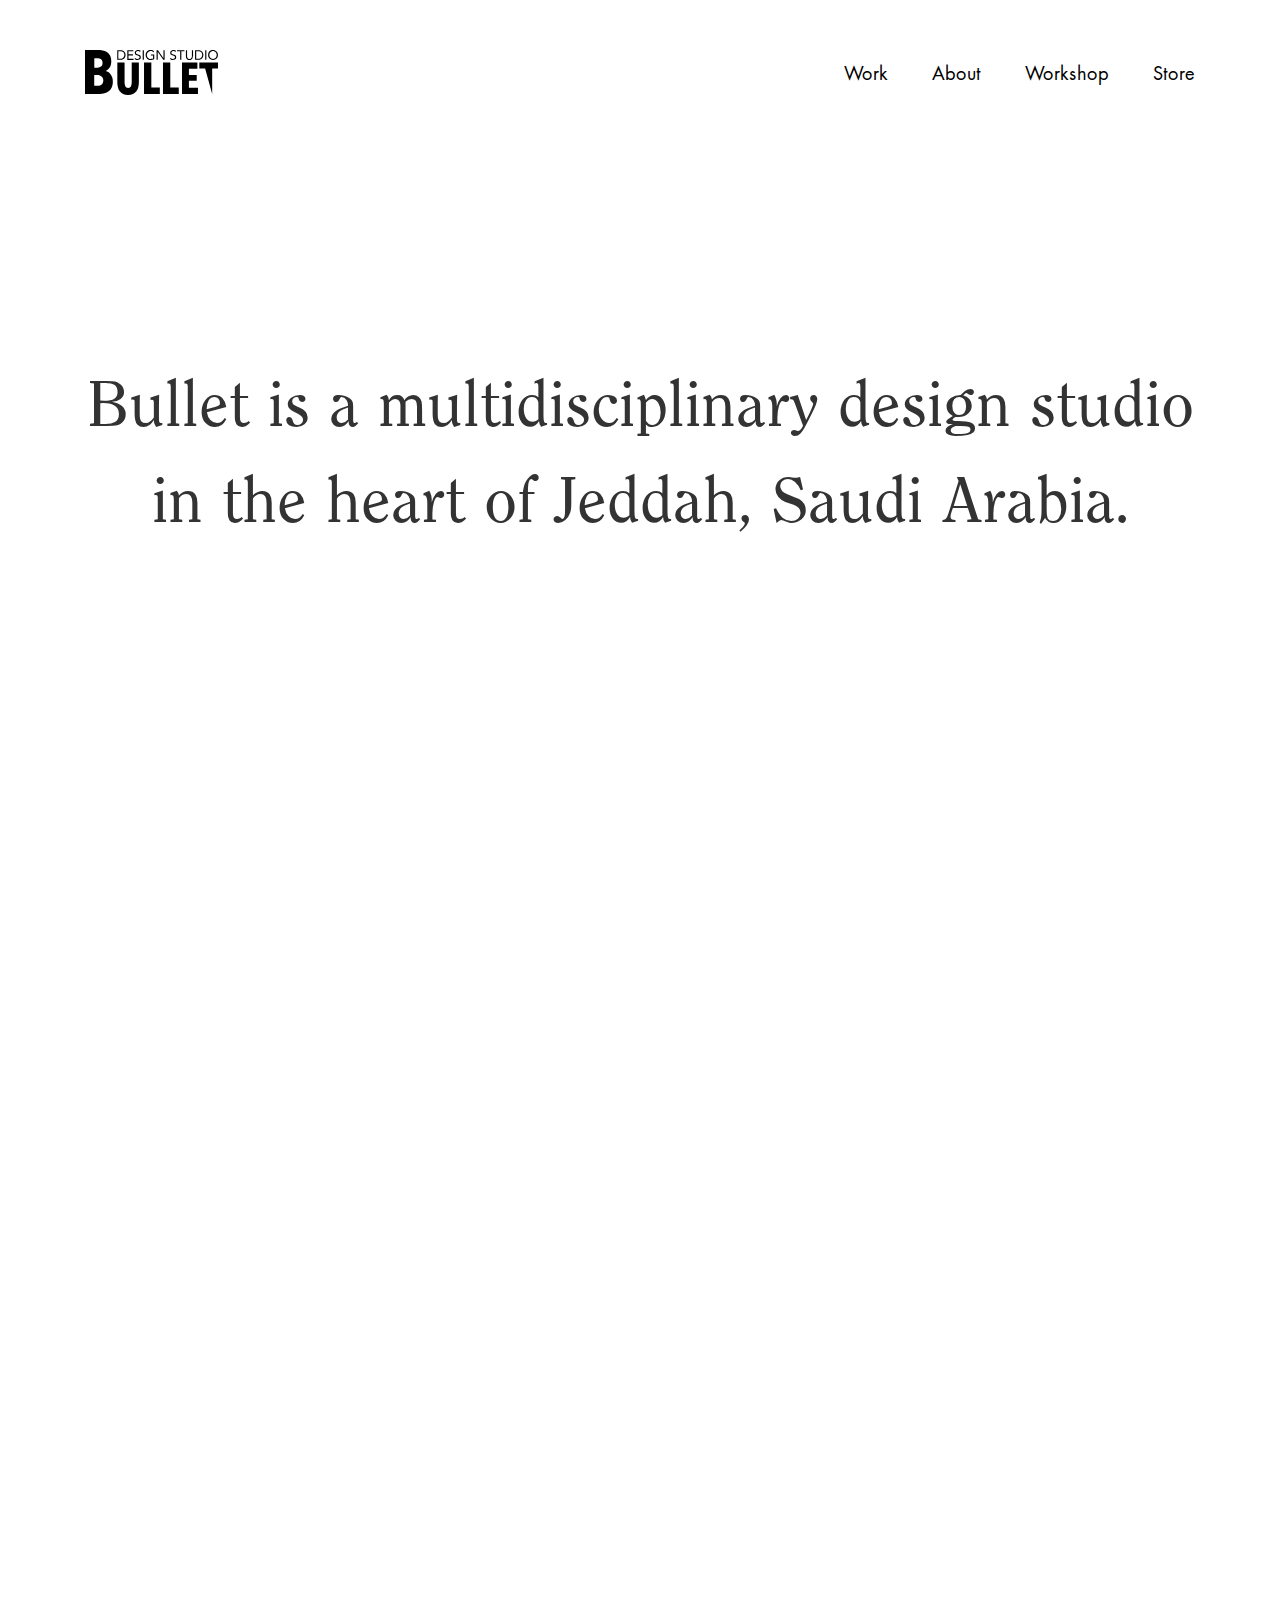
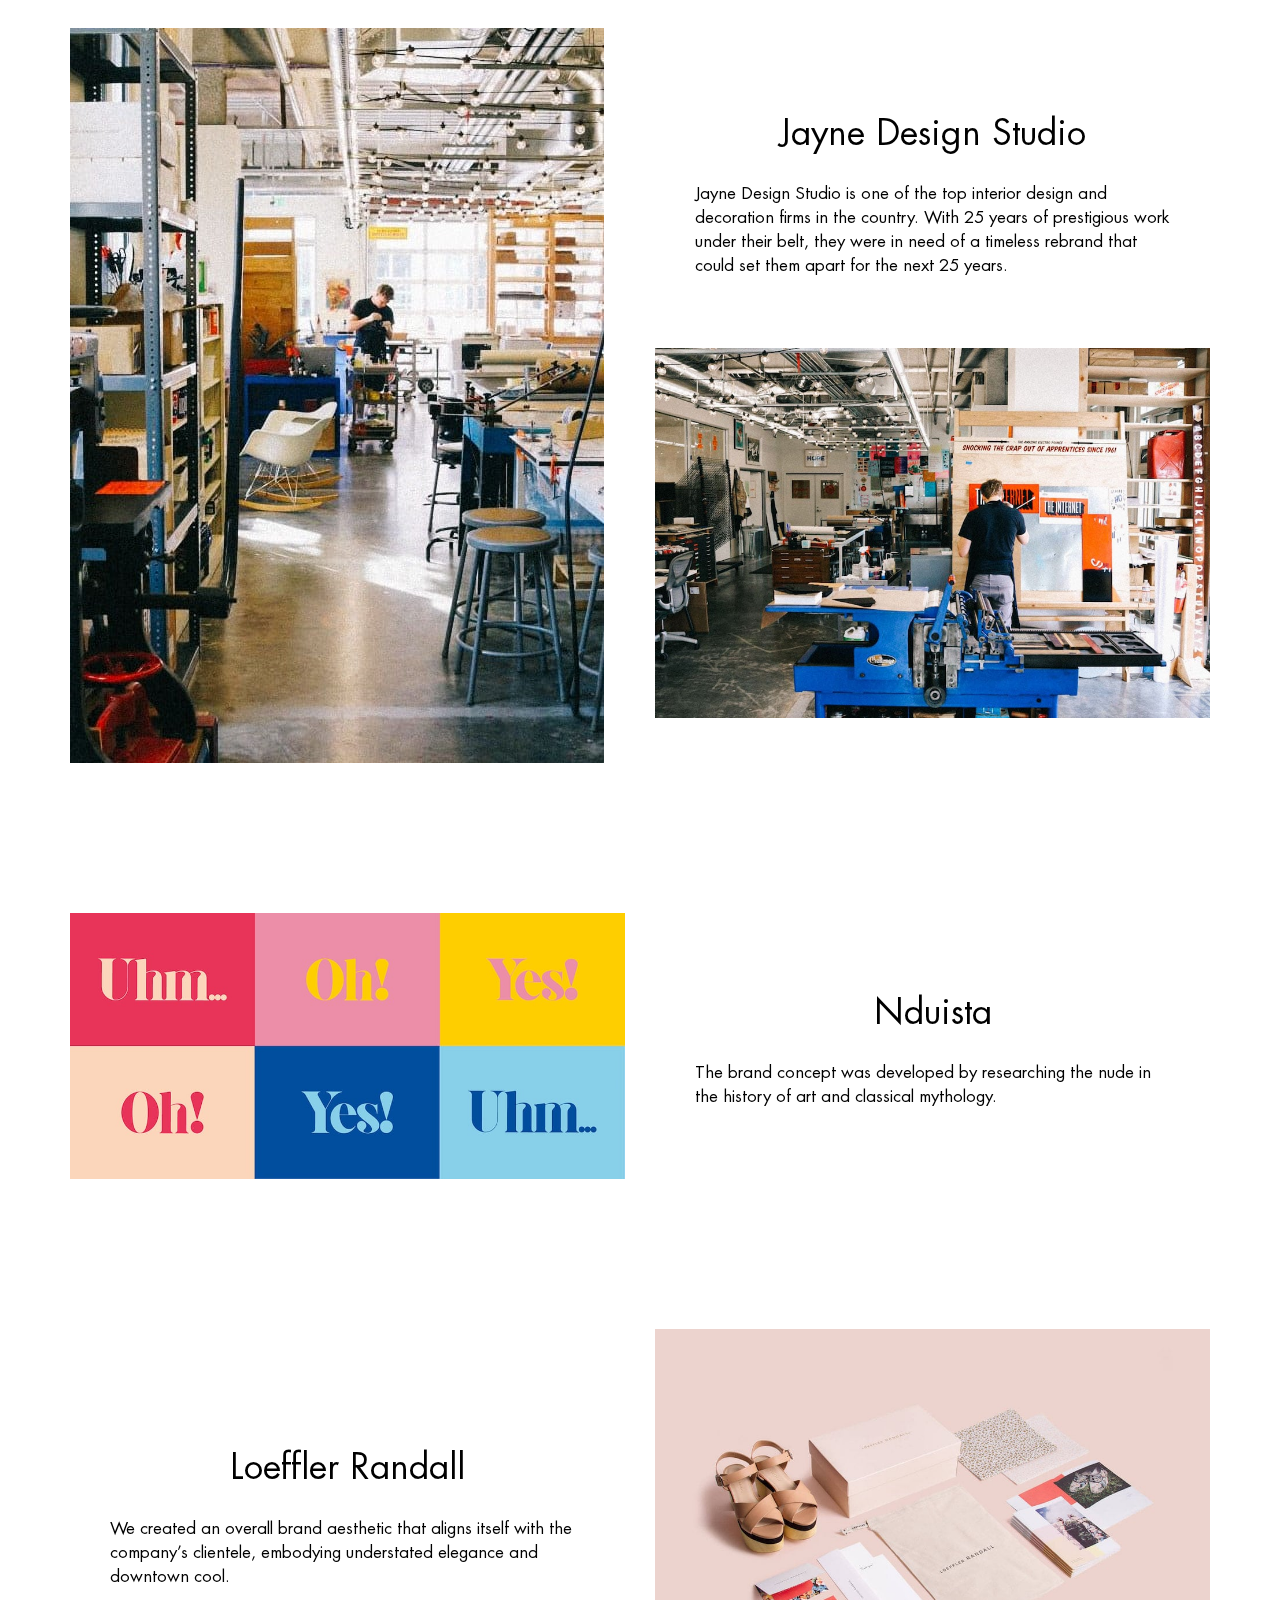
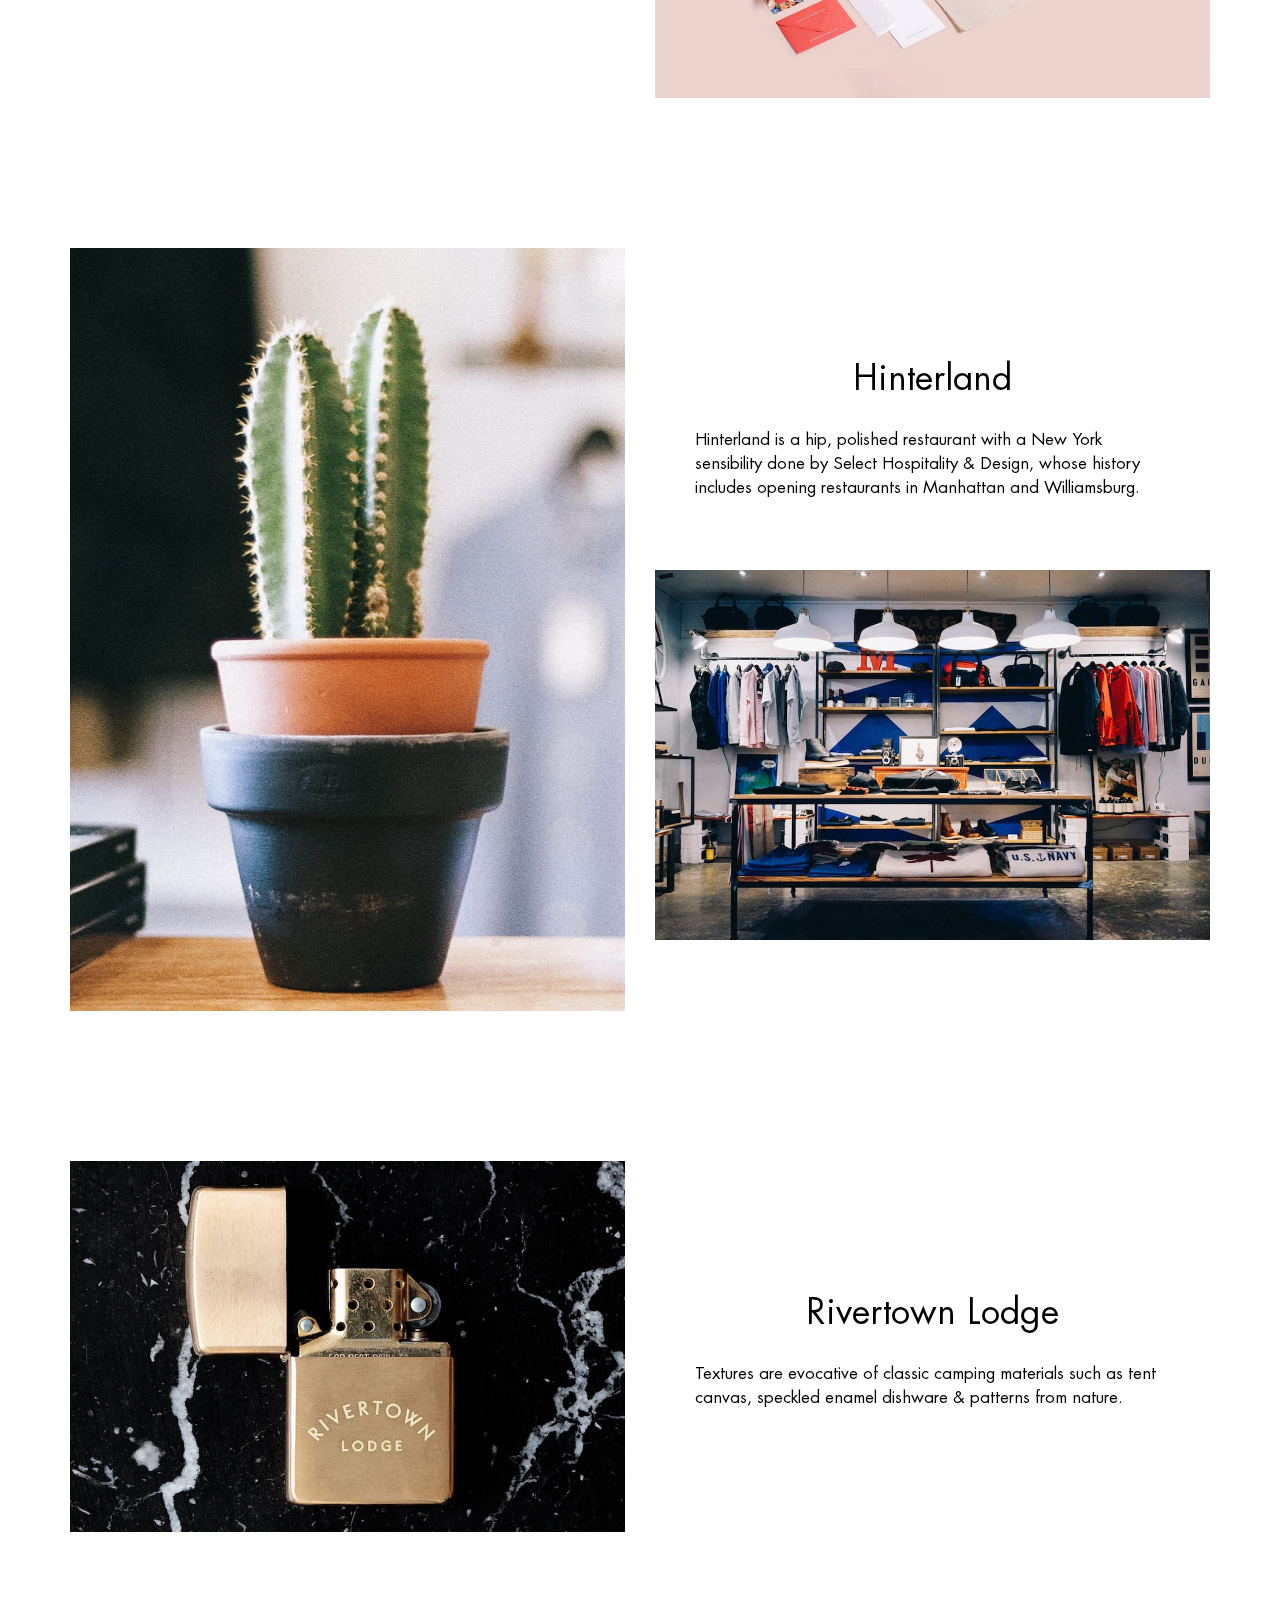
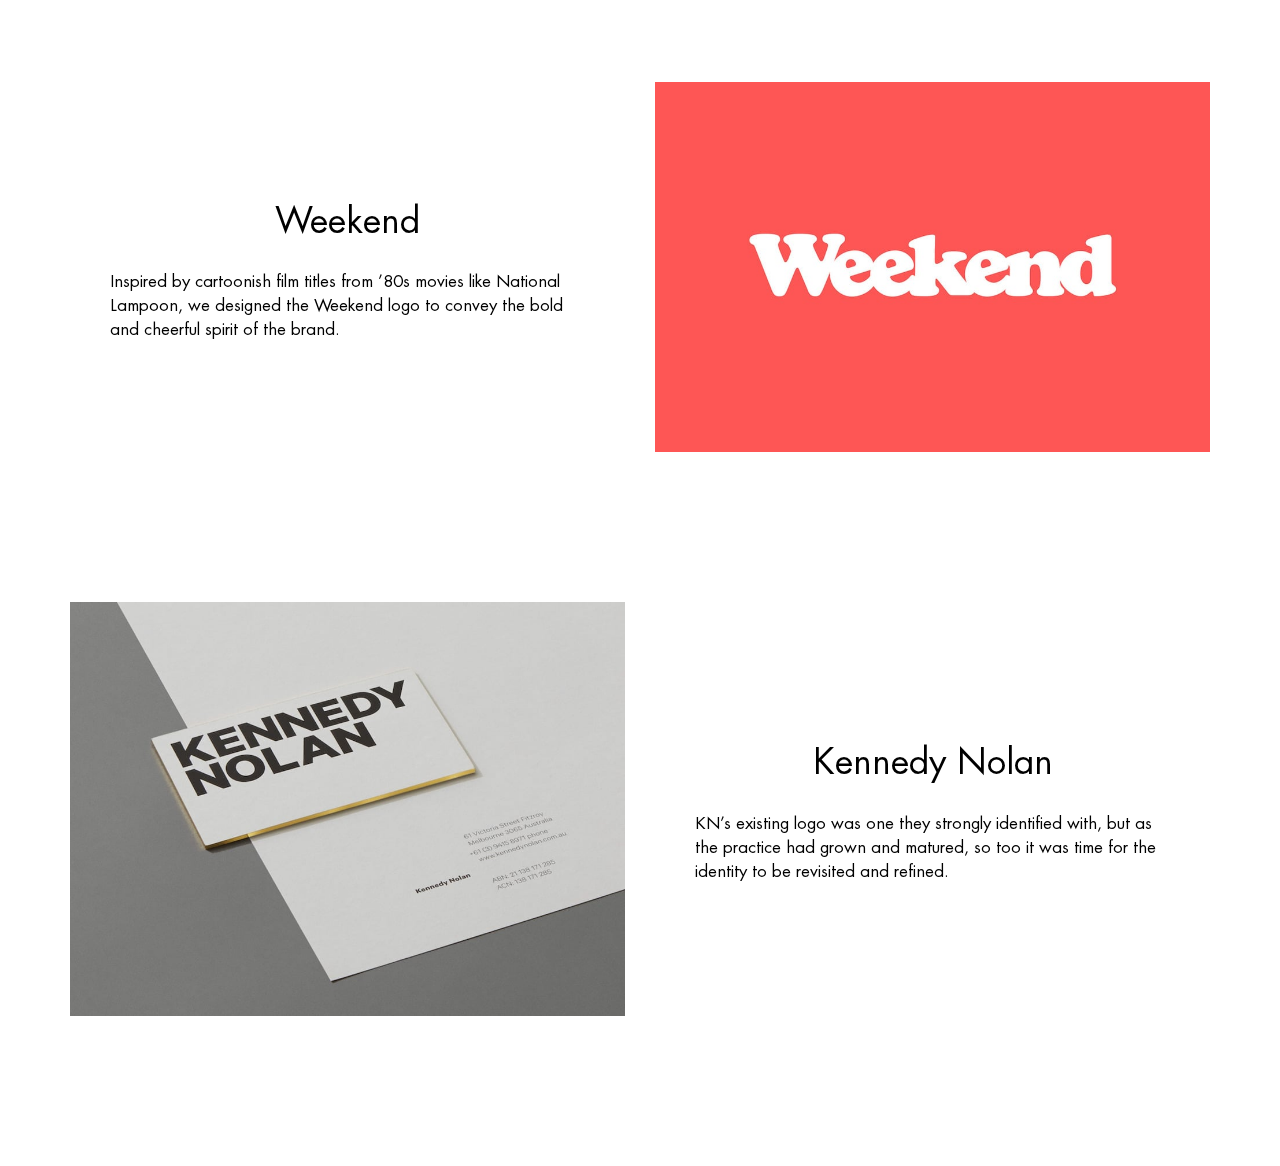
<file: index.html>
<!DOCTYPE html>
<!--[if lt IE 7]>      <html class="no-js lt-ie9 lt-ie8 lt-ie7" lang=""> <![endif]-->
<!--[if IE 7]>         <html class="no-js lt-ie9 lt-ie8" lang=""> <![endif]-->
<!--[if IE 8]>         <html class="no-js lt-ie9" lang=""> <![endif]-->
<!--[if gt IE 8]><!--> <html class="no-js" lang=""> <!--<![endif]-->
<html lang="en">

<head>
    <meta charset="utf-8">
    <meta http-equiv="X-UA-Compatible" content="IE=edge,chrome=1">
    <title>Bullet Design</title>
    <meta name="description" content="Bullet is a multidisciplinary design studio in the heart of Jeddah, Saudi Arabia.">
    <meta name="viewport" content="width=device-width, initial-scale=1">
    <!-- favicon -->
    <link rel="icon" type="image/png" href="favicon-32x32.png" sizes="32x32" />
    <link rel="icon" type="image/png" href="favicon-16x16.png" sizes="16x16" />
    <link rel="apple-touch-icon" href="apple-touch-icon.png">  
    <!-- Stylesheets -->
    <link rel="stylesheet" href="vendors/css/bootstrap.min.css">
    <link rel="stylesheet" href="resources/css/main.css" type="text/css">
    <link rel="stylesheet" href="resources/css/frontPage.css" type="text/css">
</head>

<body>
    <!--[if lt IE 8]>
        <p class="browserupgrade">You are using an <strong>outdated</strong> browser. Please <a href="http://browsehappy.com/">upgrade your browser</a> to improve your experience.</p>
    <![endif]-->
    
    <!-- Desktop HEADER -->
    <header class="container hidden-xs">
        <div class="col-sm-2">
            <a href=""><img src="resources/images/Bullet_Logo.svg" alt="Bullet" /></a>
        </div>
        <nav class="col-sm-8 col-sm-offset-2 text-right">
            <ul>
                <li class="navBtn"><a href="work/">Work</a></li>
                <li class="navBtn"><a href="about/">About</a></li>
                <li class="navBtn"><a href="#">Workshop</a></li>
                <li class="navBtn"><a href="#">Store</a></li>
            </ul>
        </nav>
    </header>
    <!-- Mobile HEADER -->
    <header class="container hidden-sm hidden-md hidden-lg">
        <div class="row text-center">
            <a href=""><img src="resources/images/Bullet_Logo.svg" alt="Bullet" /></a>
        </div>
        <div class="row">
            <div class="dropdown">
                <button class="btn dropdown-toggle" type="button" data-toggle="dropdown">Home Page <span class="caret"></span></button>
                <ul class="dropdown-menu">
                    <li><a href="work/">Work</a></li>
                    <li><a href="about/">About</a></li>
                    <li><a href="#">Workshop</a></li>
                    <li><a href="#">Store</a></li>
                </ul>
            </div>
        </div>
    </header>
    <div class="container">
        <!-- INTRO -->
        <section id="intro" class="row">
           <div class="col-xs-12">
               <p id="tagLine"> Bullet is a multidisciplinary design studio in the heart of Jeddah, Saudi Arabia. </p>
           </div>
           <div class="col-xs-12">
               <div id="workshopVid" class="embed-responsive embed-responsive-16by9 ">
                <iframe lass="embed-responsive-item" src="https://player.vimeo.com/video/185992481?autoplay=1&loop=1&title=0&byline=0&portrait=0" frameborder="0" webkitallowfullscreen mozallowfullscreen allowfullscreen></iframe>
            </div>
           </div>
            
            
        </section>
        <!-- WORKSHOP -->
        <section class="row featured swivleLeft workshop">
            <a href="#">
                <div class="vertical-align">
                    <div class="col-md-6 hidden-sm hidden-xs leftColum"> <img class="img-responsive" src="resources/images/workshop/workshop01.jpg" alt="Workshop Picture"> </div>
                    <div class="col-md-6 col-sm-12 rightColum">
                        <div class="featuredText">
                            <h2>Jayne Design Studio</h2>
                            <p>Jayne Design Studio is one of the top interior design and decoration firms in the country. With 25 years of prestigious work under their belt, they were in need of a timeless rebrand that could set them apart for the next 25 years.</p>
                        </div> <img class="img-responsive" src="resources/images/workshop/workshop02.jpg" alt="Workshop Picture"> </div>
                </div>
            </a>
        </section>
        <!-- FEATURED WORK #1 -->
        <section class="row featured swivleRight">
            <a class="vertical-align" href="#">
                <div class="col-sm-6 rightColum col-sm-push-6">
                    <div class="featuredText">
                        <h2>Nduista</h2>
                        <p>The brand concept was developed by researching the nude in the history of art and classical mythology.</p>
                    </div>
                </div>
                <div class="col-sm-6 leftColum col-sm-pull-6"> <img class="img-responsive" src="resources/images/work/Nudista/img%20(3).jpg" alt="Ndusta Project Picture"> </div>
            </a>
        </section>
        <!-- FEATURED WORK #2 -->
        <section class="row featured swivleLeft">
            <a class="vertical-align" href="#">
                    <div class="col-sm-6 leftColum">
                        <div class="featuredText">
                            <h2>Loeffler Randall</h2>
                            <p>We created an overall brand aesthetic that aligns itself with the company’s clientele, embodying understated elegance and downtown cool.</p>
                        </div> 
                    </div>
                    <div class="col-sm-6 rightColum">
                        <img class="img-responsive" src="resources/images/work/LoefflerRandall/img%20(2).jpg" alt="Loeffler Randall Project Picture">
                    </div>
            </a>
        </section>
        <!-- STORE -->
        <section class="row featured swivleRight store">
            <a href="#">
                <div class="vertical-align">
                    <div class="col-md-6 hidden-sm hidden-xs leftColum"> <img class="img-responsive" src="resources/images/store/store01.jpg" alt="Store Picture"> </div>
                    <div class="col-md-6 col-sm-12 rightColum">
                        <div class="featuredText">
                            <h2>Hinterland</h2>
                            <p>Hinterland is a hip, polished restaurant with a New York sensibility done by Select Hospitality & Design, whose history includes opening restaurants in Manhattan and Williamsburg.</p>
                        </div> <img class="img-responsive" src="resources/images/store/store02.jpg" alt="Store Picture"> </div>
                </div>
            </a>
        </section>
        <!-- FEATURED WORK #3 -->
        <section class="row featured swivleLeft">
            <a class="vertical-align" href="#">
                    <div class="col-sm-6 rightColum col-sm-push-6">
                        <div class="featuredText">
                            <h2>Rivertown Lodge</h2>
                            <p>Textures are evocative of classic camping materials such as tent canvas, speckled enamel dishware & patterns from nature.</p>
                        </div> 
                    </div>
                    <div class="col-sm-6 leftColum col-sm-pull-6">
                        <img class="img-responsive" src="resources/images/work/RivertownLodge/img%20(1).jpg" alt="Rivertown Lodge Project Picture">
                    </div>
            </a>
        </section>
        <!-- FEATURED WORK #4 -->
        <section class="row featured swivleRight">
            <a class="vertical-align" href="#">
                    <div class="col-sm-6 leftColum">
                        <div class="featuredText">
                            <h2>Weekend</h2>
                            <p>Inspired by cartoonish film titles from ’80s movies like National Lampoon, we designed the Weekend logo to convey the bold and cheerful spirit of the brand.</p>
                        </div> 
                    </div>
                    <div class="col-sm-6 rightColum">
                        <img class="img-responsive" src="resources/images/work/Weekend/img%20(7).jpg" alt="Weekend Project Picture">
                    </div>
            </a>
        </section>
        <!-- FEATURED WORK #5 -->
        <section class="row featured swivleLeft">
            <a class="vertical-align" href="#">
                    <div class="col-sm-6 rightColum col-sm-push-6">
                        <div class="featuredText">
                            <h2>Kennedy Nolan</h2>
                            <p>KN’s existing logo was one they strongly identified with, but as the practice had grown and matured, so too it was time for the identity to be revisited and refined.</p>
                        </div> 
                    </div>
                    <div class="col-sm-6 leftColum col-sm-pull-6">
                        <img class="img-responsive" src="resources/images/work/KennedyNolan/img%20(1).jpg" alt="Kennedy Nolan Project Picture">
                    </div>
            </a>
        </section>
    </div>
    
    <!-- jQuery Library CDN -->
    <script src="//ajax.googleapis.com/ajax/libs/jquery/1.11.2/jquery.min.js"></script>
    <!-- jQuery Library Fallback -->
    <script>window.jQuery || document.write('<script src="vendors/js/jquery-1.11.2.min.js"><\/script>')</script>
    <!-- Bootstrap JS -->
    <script src="vendors/js/bootstrap.min.js"></script>
    <!-- Google Analytics -->
    <script>
        (function(i,s,o,g,r,a,m){i['GoogleAnalyticsObject']=r;i[r]=i[r]||function(){
        (i[r].q=i[r].q||[]).push(arguments)},i[r].l=1*new Date();a=s.createElement(o),
        m=s.getElementsByTagName(o)[0];a.async=1;a.src=g;m.parentNode.insertBefore(a,m)
        })(window,document,'script','https://www.google-analytics.com/analytics.js','ga');
        ga('create', 'UA-86212539-1', 'auto');
        ga('send', 'pageview');
    </script>
</body>

</html>
</file>
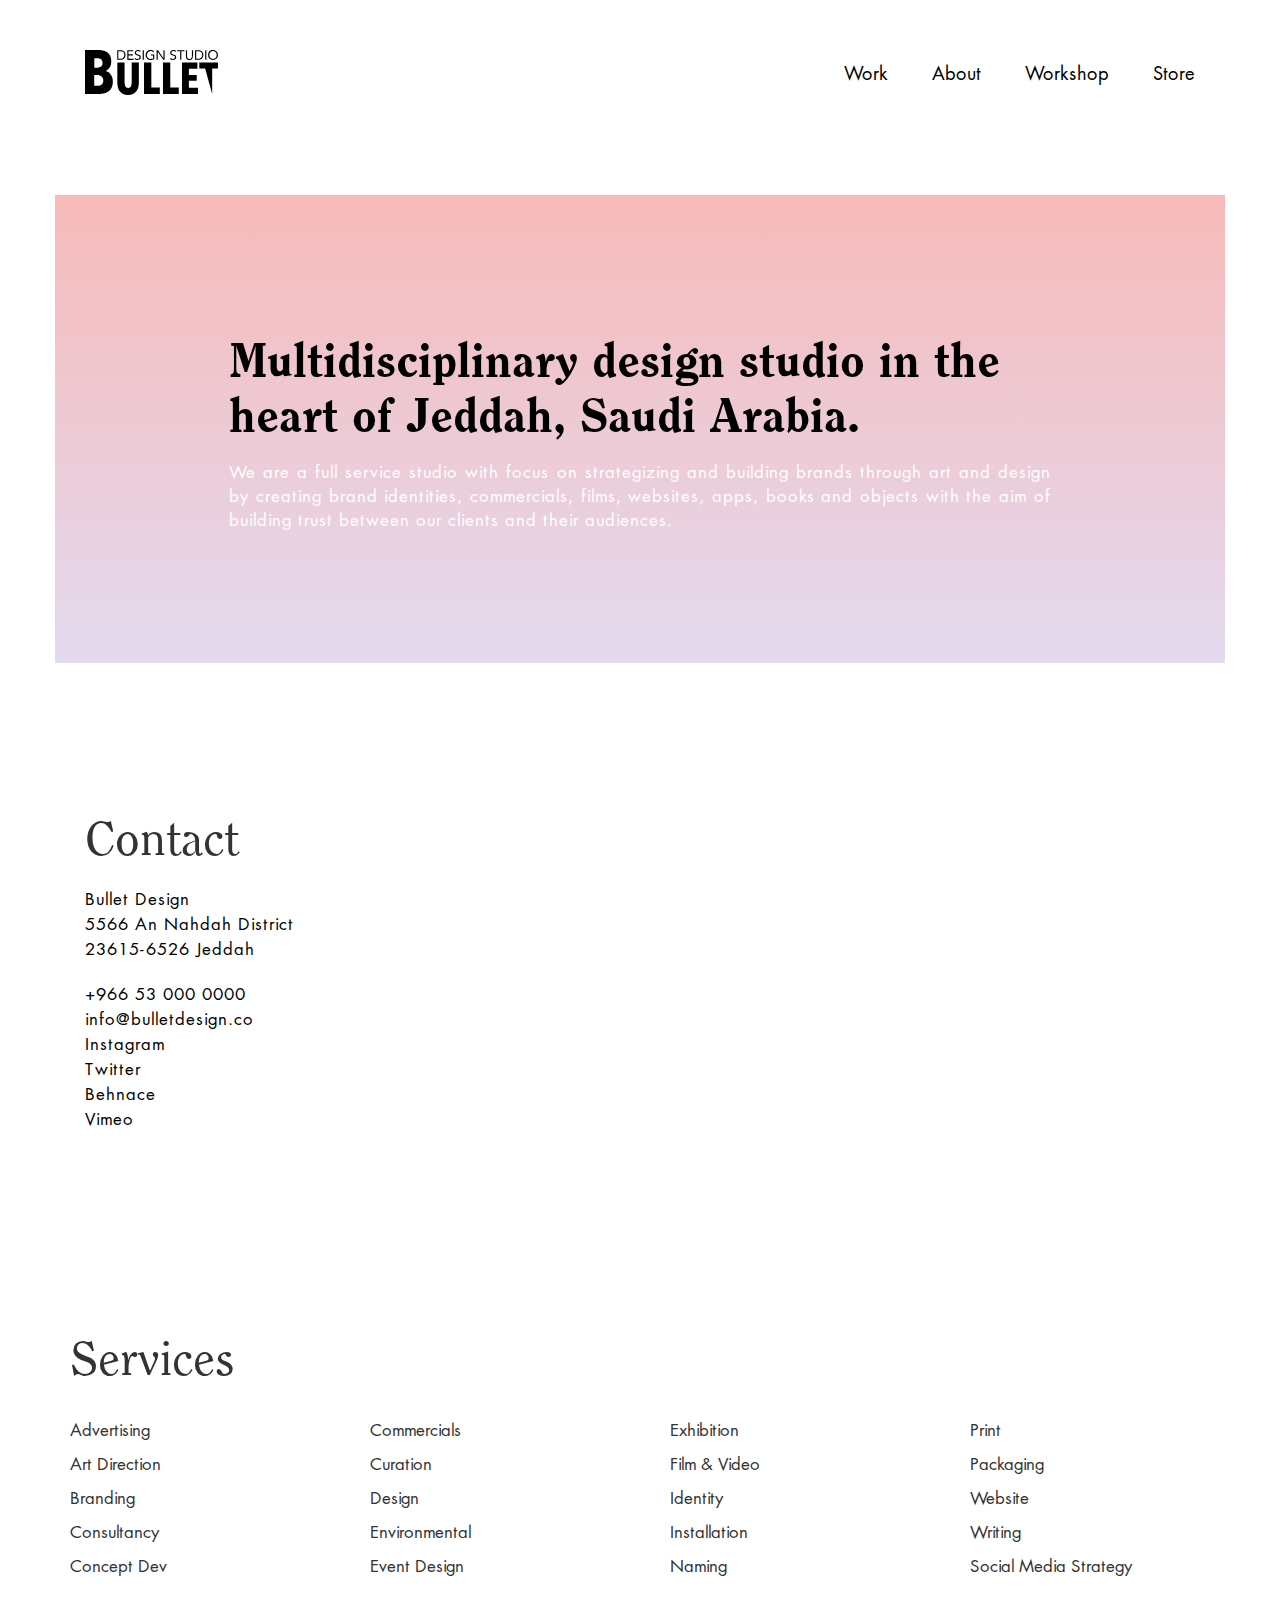
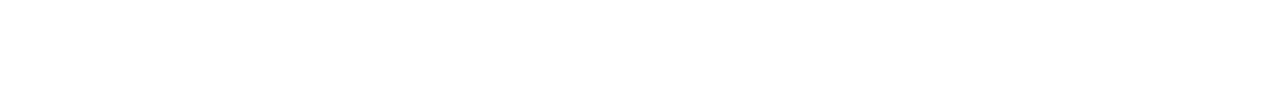
<file: about/index.html>
<!DOCTYPE html>
<!--[if lt IE 7]>      <html class="no-js lt-ie9 lt-ie8 lt-ie7" lang=""> <![endif]-->
<!--[if IE 7]>         <html class="no-js lt-ie9 lt-ie8" lang=""> <![endif]-->
<!--[if IE 8]>         <html class="no-js lt-ie9" lang=""> <![endif]-->
<!--[if gt IE 8]><!--> <html class="no-js" lang=""> <!--<![endif]-->
<html lang="en">

<head>
    <meta charset="utf-8">
    <meta http-equiv="X-UA-Compatible" content="IE=edge,chrome=1">
    <title>About</title>
    <meta name="description" content="About Us">
    <meta name="viewport" content="width=device-width, initial-scale=1">
    <!-- favicon -->
    <link rel="icon" type="image/png" href="../favicon-32x32.png" sizes="32x32" />
    <link rel="icon" type="image/png" href="../favicon-16x16.png" sizes="16x16" />
    <link rel="apple-touch-icon" href="../apple-touch-icon.png">
    <!-- Stylesheets -->
    <link rel="stylesheet" href="../vendors/css/bootstrap.min.css">
    <link rel="stylesheet" href="../resources/css/main.css" type="text/css">
    <link rel="stylesheet" href="../resources/css/about.css" type="text/css">
</head>

<body>
    <!--[if lt IE 8]>
        <p class="browserupgrade">You are using an <strong>outdated</strong> browser. Please <a href="http://browsehappy.com/">upgrade your browser</a> to improve your experience.</p>
    <![endif]-->

    <!-- Desktop HEADER -->
    <header class="container hidden-xs">
        <div class="col-sm-2">
            <a href="../"><img src="../resources/images/Bullet_Logo.svg" alt="BULLET" /></a>
        </div>
        <nav class="col-sm-8 col-sm-offset-2 text-right">
            <ul>
                <li class="navBtn"><a href="../work/">Work</a></li>
                <li class="navBtn"><a href="">About</a></li>
                <li class="navBtn"><a href="#">Workshop</a></li>
                <li class="navBtn"><a href="#">Store</a></li>
            </ul>
        </nav>
    </header>
    <!-- Mobile HEADER -->
    <header class="container hidden-sm hidden-md hidden-lg">
        <div class="row text-center">
            <a href="/"><img src="../resources/images/Bullet_Logo.svg" alt="BULLET" /></a>
        </div>
        <div class="row">
            <div class="dropdown">
                <button class="btn dropdown-toggle" type="button" data-toggle="dropdown">About <span class="caret"></span></button>
                <ul class="dropdown-menu">
                    <li><a href="../work/">Work</a></li>
                    <li><a href="#">Workshop</a></li>
                    <li><a href="#">Store</a></li>
                </ul>
            </div>
        </div>
    </header>

    <div class="container">
        <section class="row">
            <div id="aboutUs">
                <h2>Multidisciplinary design studio in the heart of Jeddah, Saudi Arabia.</h2>
                <p>We are a full service studio with focus on strategizing and building brands through art and design by creating brand identities, commercials, films, websites, apps, books and objects with the aim of building trust between our clients and their audiences.</p>
            </div>
        </section>
        <section id="contact" class="row">
            <div class="col-sm-4 contactLeft">
                <h2>Contact</h2>
                <br/>
                <p>Bullet Design</p>
                <p>5566 An Nahdah District</p>
                <p>23615-6526 Jeddah</p>
                <br/>
                <p>+966 53 000 0000</p>
                <p>info@bulletdesign.co</p>
                <a id="instagram" href="#">
                    <p>Instagram</p>
                </a>
                <a id="twitter" href="#">
                    <p>Twitter</p>
                </a>
                <a id="behance" href="#">
                    <p>Behnace</p>
                </a>
                <a id="vimeo" href="#">
                    <p>Vimeo</p>
                </a>
            </div>
            <div class="col-sm-8">
                <div style="width: 100%">
                    <iframe width="100%" height="375" src="http://www.maps.ie/create-google-map/map.php?width=100%&amp;height=375&amp;hl=en&amp;q=5566%20An%20Nahdah%20District%20%20Jeddah%20+(Bullet%20Design)&amp;ie=UTF8&amp;t=&amp;z=16&amp;iwloc=B&amp;output=embed" frameborder="0" scrolling="no" marginheight="0" marginwidth="0"><a href="http://www.maps.ie/create-google-map/">How to put Google Maps on website</a> on <a href="http://www.maps.ie/">Ireland Maps</a></iframe>
                </div>
                <br /> </div>
        </section>
        <section id="services" class="row">
            <h2>Services </h2>
            <div class="row">
                <div class="col-sm-3 col-xs-6">
                    <ul>
                        <li>Advertising</li>
                        <li>Art Direction</li>
                        <li>Branding</li>
                        <li>Consultancy</li>
                        <li>Concept Dev</li>
                    </ul>
                </div>
                <div class="col-sm-3 col-xs-6">
                    <ul>
                        <li>Commercials</li>
                        <li>Curation</li>
                        <li>Design</li>
                        <li>Environmental</li>
                        <li>Event Design</li>
                    </ul>
                </div>
                <div class="col-sm-3 col-xs-6">
                    <ul>
                        <li>Exhibition</li>
                        <li>Film & Video</li>
                        <li>Identity</li>
                        <li>Installation</li>
                        <li>Naming</li>
                    </ul>
                </div>
                <div class="col-sm-3 col-xs-6">
                    <ul>
                        <li>Print</li>
                        <li>Packaging</li>
                        <li>Website</li>
                        <li>Writing</li>
                        <li>Social Media Strategy</li>
                    </ul>
                </div>
            </div>
        </section>
    </div>

    <!-- jQuery Library CDN -->
    <script src="//ajax.googleapis.com/ajax/libs/jquery/1.11.2/jquery.min.js"></script>
    <!-- jQuery Library Fallback -->
    <script>window.jQuery || document.write('<script src="../vendors/js/jquery-1.11.2.min.js"><\/script>')</script>
    <!-- Bootstrap JS -->
    <script src="../vendors/js/bootstrap.min.js"></script>
    <!-- Google Analytics -->
    <script>
        (function(i,s,o,g,r,a,m){i['GoogleAnalyticsObject']=r;i[r]=i[r]||function(){
        (i[r].q=i[r].q||[]).push(arguments)},i[r].l=1*new Date();a=s.createElement(o),
        m=s.getElementsByTagName(o)[0];a.async=1;a.src=g;m.parentNode.insertBefore(a,m)
        })(window,document,'script','https://www.google-analytics.com/analytics.js','ga');
        ga('create', 'UA-86212539-1', 'auto');
        ga('send', 'pageview');
    </script>
</body>

</html>
</file>
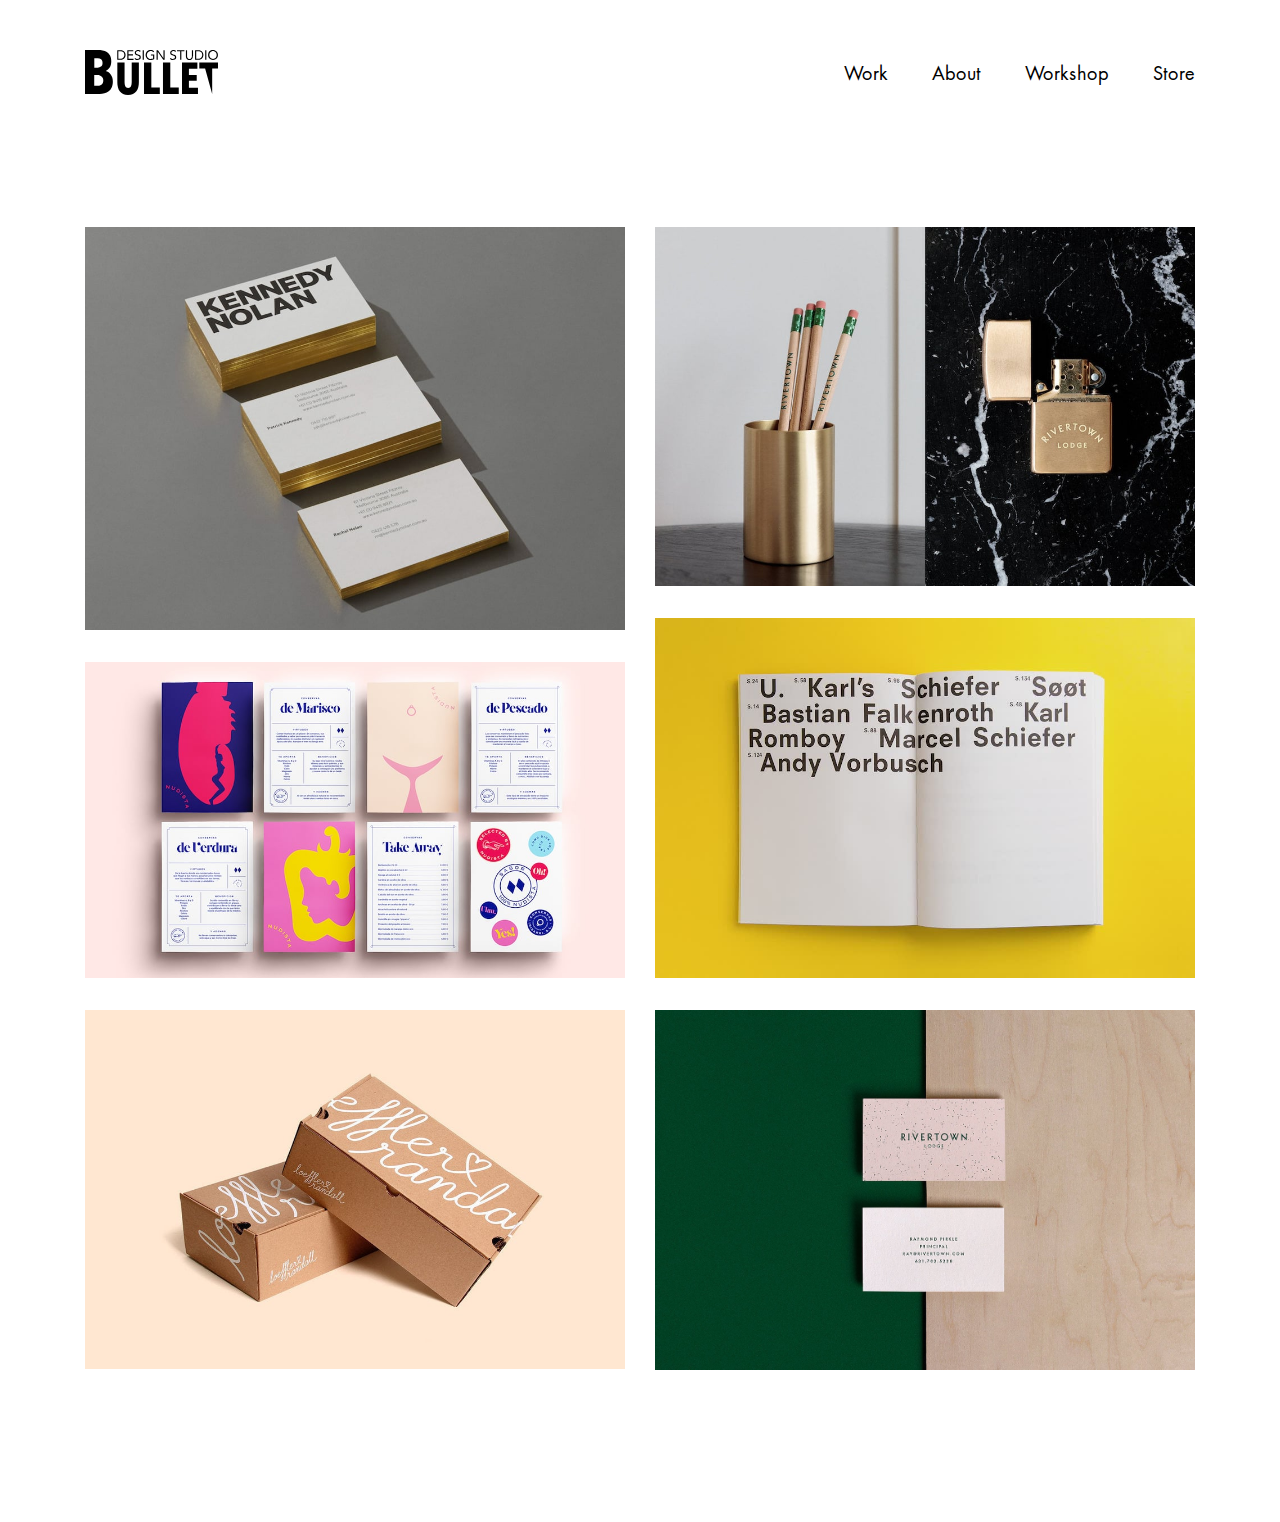
<file: work/index.html>
<!DOCTYPE html>
<!--[if lt IE 7]>      <html class="no-js lt-ie9 lt-ie8 lt-ie7" lang=""> <![endif]-->
<!--[if IE 7]>         <html class="no-js lt-ie9 lt-ie8" lang=""> <![endif]-->
<!--[if IE 8]>         <html class="no-js lt-ie9" lang=""> <![endif]-->
<!--[if gt IE 8]><!--> <html class="no-js" lang=""> <!--<![endif]-->
<html lang="en">

<head>
    <meta charset="utf-8">
    <meta http-equiv="X-UA-Compatible" content="IE=edge,chrome=1">
    <title>Work</title>
    <meta name="description" content="Our Work">
    <meta name="viewport" content="width=device-width, initial-scale=1">
    <!-- favicon -->
    <link rel="icon" type="image/png" href="../favicon-32x32.png" sizes="32x32" />
    <link rel="icon" type="image/png" href="../favicon-16x16.png" sizes="16x16" />
    <link rel="apple-touch-icon" href="../apple-touch-icon.png">  
    <!-- Stylesheets -->
    <link rel="stylesheet" href="../vendors/css/bootstrap.min.css">
    <link rel="stylesheet" href="../resources/css/main.css" type="text/css">
    <link rel="stylesheet" href="../resources/css/work.css" type="text/css">
</head>

<body>
    <!--[if lt IE 8]>
        <p class="browserupgrade">You are using an <strong>outdated</strong> browser. Please <a href="http://browsehappy.com/">upgrade your browser</a> to improve your experience.</p>
    <![endif]-->
    
    <!-- Desktop HEADER -->
    <header class="container hidden-xs">
        <div class="col-sm-2">
            <a href="../"><img src="../resources/images/Bullet_Logo.svg" alt="BULLET" /></a>
        </div>
        <nav class="col-sm-8 col-sm-offset-2 text-right">
            <ul>
                <li class="navBtn"><a href="">Work</a></li>
                <li class="navBtn"><a href="../about/">About</a></li>
                <li class="navBtn"><a href="#">Workshop</a></li>
                <li class="navBtn"><a href="#">Store</a></li>
            </ul>
        </nav>
    </header>
    <!-- Mobile HEADER -->
    <header class="container hidden-sm hidden-md hidden-lg">
        <div class="row text-center">
            <a href="../"><img src="../resources/images/Bullet_Logo.svg" alt="BULLET" /></a>
        </div>
        <div class="row">
            <div class="dropdown">
                <button class="btn dropdown-toggle" type="button" data-toggle="dropdown">Work <span class="caret"></span></button>
                <ul class="dropdown-menu">
                    <li><a href="../about/">About</a></li>
                    <li><a href="#">Workshop</a></li>
                    <li><a href="#">Store</a></li>
                </ul>
            </div>
        </div> 
    </header>
    
    <section class="container">
        <div class="col-sm-6">
            <div class="project">
                <div class="projectImgDiv">
                    <a href="#"><img class="img-responsive" src="../resources/images/work/KennedyNolan/img%20(3).jpg" alt=""></a>
                    <p class="projectText">VIEW PROJECT</p>
                </div>
            </div>
            <div class="project">
                <div class="projectImgDiv">
                    <a href="#"><img class="img-responsive" src="../resources/images/work/Nudista/img%20(4).jpg" alt=""></a>
                    <p class="projectText">VIEW PROJECT</p>
                </div>
            </div>
            <div class="project">
                <div class="projectImgDiv">
                    <a href="#"><img class="img-responsive" src="../resources/images/work/LoefflerRandall/img%20(6).jpg" alt=""></a>
                    <p class="projectText">VIEW PROJECT</p>
                </div>
            </div>
        </div>
        <div class="col-sm-6">
            <div class="project">
                <div class="projectImgDiv">
                    <a href="#"><img class="img-responsive" src="../resources/images/work/RivertownLodge/img%20(5).jpg" alt=""></a>
                    <p class="projectText">VIEW PROJECT</p>
                </div>
            </div>
            <div class="project">
                <div class="projectImgDiv">
                    <a href="#"><img class="img-responsive" src="../resources/images/work/fe114342910029.jpg" alt=""></a>
                    <p class="projectText">VIEW PROJECT</p>
                </div>
            </div>
            <div class="project">
                <div class="projectImgDiv">
                    <a href="#"><img class="img-responsive" src="../resources/images/work/RivertownLodge/img%20(3).jpg" alt=""></a>
                    <p class="projectText">VIEW PROJECT</p>
                </div>
            </div>
        </div>
    </section>
    
    <!-- jQuery Library CDN -->
    <script src="//ajax.googleapis.com/ajax/libs/jquery/1.11.2/jquery.min.js"></script>
    <!-- jQuery Library Fallback -->
    <script>window.jQuery || document.write('<script src="../vendors/js/jquery-1.11.2.min.js"><\/script>')</script>
    <!-- Bootstrap JS -->
    <script src="../vendors/js/bootstrap.min.js"></script>
    <!-- Google Analytics -->
    <script>
        (function(i,s,o,g,r,a,m){i['GoogleAnalyticsObject']=r;i[r]=i[r]||function(){
        (i[r].q=i[r].q||[]).push(arguments)},i[r].l=1*new Date();a=s.createElement(o),
        m=s.getElementsByTagName(o)[0];a.async=1;a.src=g;m.parentNode.insertBefore(a,m)
        })(window,document,'script','https://www.google-analytics.com/analytics.js','ga');
        ga('create', 'UA-86212539-1', 'auto');
        ga('send', 'pageview');
    </script>
</body>

</html>
</file>
<file: resources/css/main.css>
/* FONTS */
@font-face {
    font-family: 'Clearface T.';
    src: url('../fonts/clearface_t.woff') format('woff');
    font-weight: 400;
    font-style: normal;
}

@font-face {
    font-family: 'Clearface T.';
    src: url('../fonts/clearface_heavy_t.woff') format('woff');
    font-weight: 700;
    font-style: normal;
}

@font-face {
    font-family: 'Clearface T.';
    src: url('../fonts/clearface_black_t.woff') format('woff');
    font-weight: 900;
    font-style: normal;
}

@font-face {
    font-family: 'Futura LT';
    src: url('../fonts/futuralt_book.woff') format('woff');
    font-weight: normal;
    font-style: normal;
}

@font-face {
    font-family: 'Futura LT';
    src: url('../fonts/futuralt_bold.woff') format('woff');
    font-weight: bold;
    font-style: normal;
}


* {
    font-family: 'Futura LT', "Trebuchet MS", Helvetica, sans-serif;
    font-weight: normal;
}


/*   HEADER   */

header {
    margin-top: 50px;
    margin-bottom: 100px;
    padding-right: 0;
}

header img {
    height: 45px;
    width: 133.3px;
}


nav ul {
    list-style-type: none;
    margin: 0;
    padding: 0;
    margin-top: 11px;
    
}

.navBtn {
    display: inline-block;
    margin-left: 40px;
    
}


.navBtn a {
    font-size: 1.3em;
    color: black;
}


a,
a:hover,
a:visited,
a:active {
    text-decoration: none !important;
}

.navBtn a:hover {
    color: #fbdb0c;
}

.dropdown {
    width: 70%;
    margin: 30px auto -30px auto;
}

header button {
    background-color:  #ffd9a6;
    width: 100%;
}

header .dropdown-menu {
    width: 100%;
}
</file>
<file: resources/css/frontPage.css>
/* INTRO */
#tagLine {
    font-family: 'Clearface T.', "Palatino Linotype", "Book Antiqua", Palatino, serif;
    font-size: 4.8em;
    font-weight: 400;
    text-align: center;
    padding: 0 0px;
    margin-top: 150px;
    margin-bottom: 250px;
}

#workshopVid {
    margin-bottom: 200px;
}

@media screen and (max-width: 768px) {
    #tagLine {
        font-size: 3em;
        margin-top: 0;
        margin-bottom: 70px
    }
    
    #workshopVid {
        margin-bottom: 60px;
    }
}


/* FEATURED */
.featured {
    margin-bottom: 60px;
    -webkit-transform: translateZ(10px);
    transform: translateZ(10px);
    -webkit-transition: all 1s ease-in-out;
    transition: all 1s ease-in-out;
}


@media screen and (min-width: 768px) {
    .featured {
        margin-bottom: 150px;
    }
    .vertical-align {
        display: -webkit-box;
        display: -ms-flexbox;
        display: flex;
        -webkit-box-align: center;
        -ms-flex-align: center;
        align-items: center;
    }
}


@media screen and (min-width: 1580px) {
    .rightColum {
        margin-left: 30px;
    }
    .leftColum {
        margin-right: 30px;

    }
}


.featuredText {
    -webkit-transition: all .6s ease-in-out;
    transition: all .6s ease-in-out;
    outline: 4px solid white;
    padding: 20px;
    margin: 0px 20px;
    color: black;
}

.workshop .featuredText {
    margin-bottom: 40px;
}

.store .featuredText {
    margin-bottom: 40px;
}

.featuredText h2{
    text-align: center;
    font-size: 2.5em;
    margin-bottom: 30px;
}

.featuredText p{
    text-align: left;
    font-size: 1.2em;
}

@media screen and (max-width: 768px) {
    .featuredText {
        margin-bottom: 40px;
    }
}

.featured img {
    position: relative;
    -webkit-transition: all 1s ease-in-out;
    transition: all 1s ease-in-out;
    padding: 0px;
}


.swivleRight:hover {
    -webkit-backface-visibility: hidden;
    -webkit-transform: perspective( 1000px ) rotateY(3deg) translateZ(10px);
    transform: perspective( 1000px ) rotateY(3deg) translateZ(10px);
}

.swivleLeft:hover {
    -webkit-backface-visibility: hidden;
    -webkit-transform: perspective( 1000px ) rotateY(-3deg) translateZ(10px);
    transform: perspective( 1000px ) rotateY(-3deg) translateZ(10px);
}

.featured:hover .featuredText {
    -webkit-transition: outline-color 1s ease-in-out;
    transition: outline-color 1s ease-in-out;
    outline: 4px solid #fbdb0c;
}
</file>
<file: resources/css/about.css>
section {
    margin-bottom: 50px;
}

@media screen and (min-width: 768px) {
    section {
        margin-bottom: 120px;
    }    
}

/* ABOUT */

#aboutUs {
    background-color: rgb(234, 185, 195); /* Fallback */
    background: -webkit-linear-gradient(#f7bab9, #e3daef);
    background: linear-gradient(#f7bab9, #e3daef);
    padding: 30px;
}

#aboutUs h2 {
    font-family: 'Clearface T.', "Palatino Linotype", "Book Antiqua", Palatino, serif;
    font-weight: 700;
    font-size: 3.6em;
    color: black;
    text-align: left;
    margin: 100px 13% 0 13%;
}

#aboutUs p {
    font-size: 1.2em;
    color: white;
    letter-spacing: 1px;
    word-wrap: break-word;
    text-align: justify;
    text-justify: inter-word;
    margin: 25px 13% 100px 13%;
}

@media screen and (max-width: 768px) {
    #aboutUs h2 {
        font-size: 2.5em;
        margin: 5px 5px 0 5px;
    }
    
    #aboutUs p {
        margin: 20px 5px 5px 5px;
    }
}

/* CONTACT */

#contact {
    padding-right: 0;
}

#contact h2 {
    margin-left: 15px;
    font-family: 'Clearface T.', "Palatino Linotype", "Book Antiqua", Palatino, serif;
    font-size: 3.6em;
}

#contact p {
    margin-left: 15px;
    font-size: 1.2em;
    margin-bottom: 1px;
    letter-spacing: 1px;
    color: black;
}

.contactLeft {
    margin-bottom: 50px;
}

#instagram :hover {
    color: #C2019A;
}

#twitter :hover {
    color: #11C1FF;
}

#behance :hover {
    color: dimgray;
}

#vimeo :hover {
    color: #23B6EA;
}

/* SERVICES */
#services h2 {
    font-family: 'Clearface T.', "Palatino Linotype", "Book Antiqua", Palatino, serif;
    font-size: 3.6em;
    margin-left: 15px;
    margin-bottom: 40px;
}

#services ul {
    list-style-type: none;
    padding: 0;
}

#services li {
    font-size: 1.2em;
    margin-left: 15px;
    margin-bottom: 10px;
}
</file>
<file: resources/css/work.css>
body {
    margin-bottom: 120px;
}

.project {
    margin: 32px 0;
}

.project img {
    -webkit-transition: all .5s ease-in-out;
    transition: all .5s ease-in-out;
}

.projectImgDiv {
    position: relative;
    background-color: black;
}

.projectText {
    position: absolute;
    font-family: "Courier New", Courier, monospace;
    bottom: 2%;
    right: 5%;
    color: white;
    font-size: 1em;
    opacity: 0;
    -webkit-transition: all .5s ease-in-out;
    transition: all .5s ease-in-out;
}

.project:hover img {
    opacity: 0.5;
}

.project:hover .projectText {
    cursor: pointer;
    opacity: 1;
}
</file>
